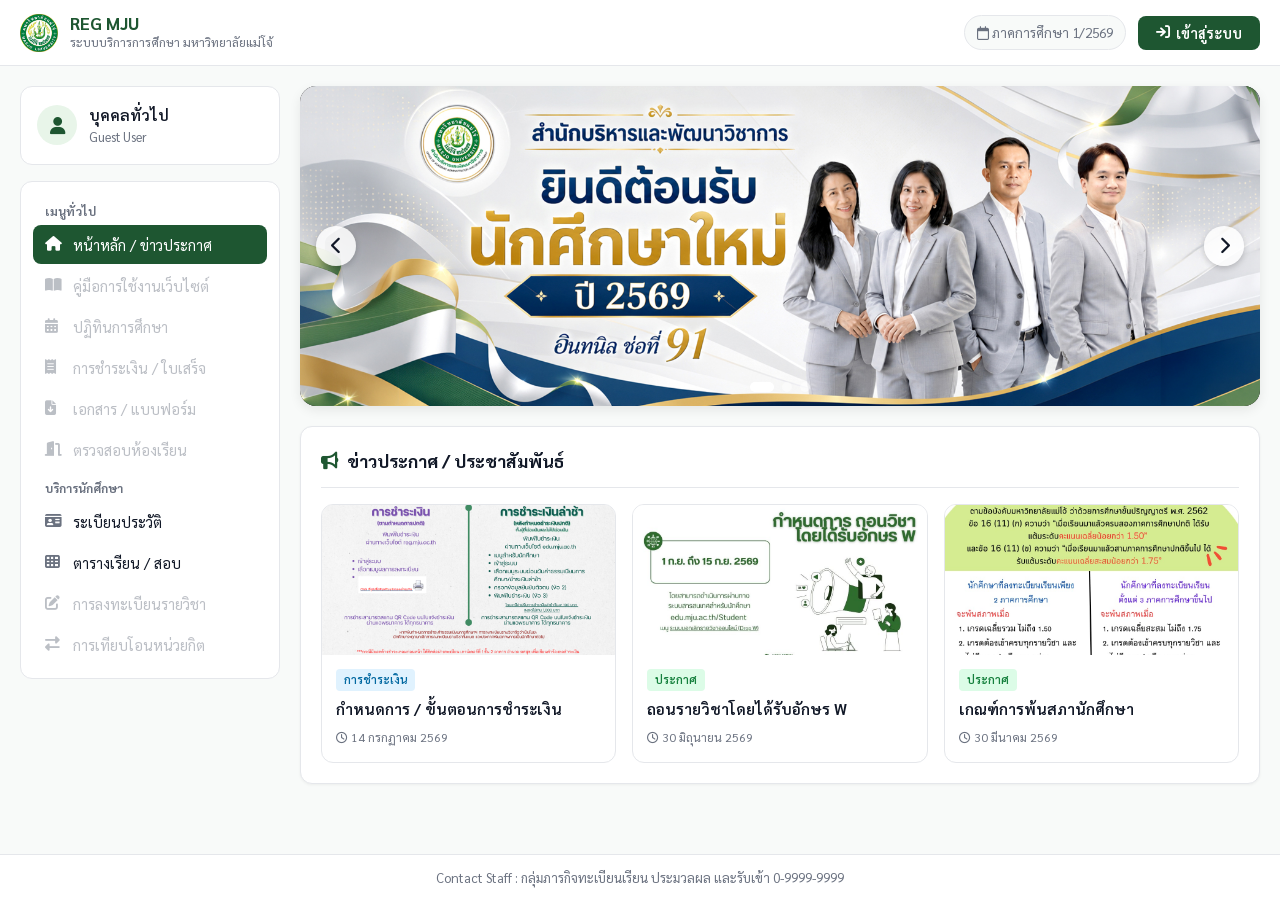
<file: index.html>
<!DOCTYPE html>
<html lang="th">

<head>
    <meta charset="UTF-8">
    <meta name="viewport" content="width=device-width, initial-scale=1.0">
    <title>ระบบบริการการศึกษา - มหาวิทยาลัยแม่โจ้ (REG MJU)</title>
    <link href="https://fonts.googleapis.com/css2?family=Sarabun:wght@300;400;500;600;700&display=swap"
        rel="stylesheet">
    <link rel="stylesheet" href="https://cdnjs.cloudflare.com/ajax/libs/font-awesome/6.5.1/css/all.min.css">
    <link rel="stylesheet" href="/style.css">
</head>

<body>
    <header class="app-header">
        <div class="header-container">
            <div class="brand-group">
                <button class="hamburger-btn" id="menuToggleBtn" onclick="toggleSidebar()"
                    aria-label="Toggle Navigation">
                    <i class="fa-solid fa-bars"></i>
                </button>

                <div class="brand" onclick="switchView('view-public-home')">
                    <div class="brand-logo-box">
                        <img src="/image/R.jpg" alt="MJU Logo" class="brand-logo"
                            onerror="this.src='https://via.placeholder.com/120x40?text=REG+MJU'">
                    </div>
                    <div class="brand-info">
                        <span class="app-title">REG MJU</span>
                        <span class="app-subtitle">ระบบบริการการศึกษา มหาวิทยาลัยแม่โจ้</span>
                    </div>
                </div>
            </div>

            <div class="header-actions">
                <div class="term-badge">
                    <i class="fa-regular fa-calendar"></i> ภาคการศึกษา 1/2569
                </div>
                <button class="btn btn-primary" id="loginHeaderBtn" onclick="handleAuthAction()">
                    <i class="fa-solid fa-arrow-right-to-bracket" id="authIcon"></i> <span
                        id="authBtnText">เข้าสู่ระบบ</span>
                </button>
            </div>
        </div>
    </header>

    <div class="sidebar-overlay" id="sidebarOverlay" onclick="closeSidebar()"></div>
    <div class="app-container">
        <aside class="app-sidebar" id="appSidebar">
            <div class="user-card">
                <div class="avatar"><i class="fa-solid fa-user"></i></div>
                <div class="user-details">
                    <span class="user-name" id="sidebarUserName">บุคคลทั่วไป</span>
                    <span class="user-role" id="sidebarUserRole">Guest User</span>
                </div>
            </div>

            <nav class="side-nav">
                <div class="nav-section-label">เมนูทั่วไป</div>

                <button class="nav-link active" onclick="switchView('view-public-home', this)">
                    <i class="fa-solid fa-house"></i> หน้าหลัก / ข่าวประกาศ
                </button>

                <button class="nav-link disabled" title="เมนูนี้ยังไม่เปิดให้บริการ">
                    <i class="fa-solid fa-book-open"></i> คู่มือการใช้งานเว็บไซต์
                </button>
                <button class="nav-link disabled" title="เมนูนี้ยังไม่เปิดให้บริการ">
                    <i class="fa-solid fa-calendar-days"></i> ปฏิทินการศึกษา
                </button>
                <button class="nav-link disabled" title="เมนูนี้ยังไม่เปิดให้บริการ">
                    <i class="fa-solid fa-receipt"></i> การชำระเงิน / ใบเสร็จ
                </button>
                <button class="nav-link disabled" title="เมนูนี้ยังไม่เปิดให้บริการ">
                    <i class="fa-solid fa-file-arrow-down"></i> เอกสาร / แบบฟอร์ม
                </button>
                <button class="nav-link disabled" title="เมนูนี้ยังไม่เปิดให้บริการ">
                    <i class="fa-solid fa-door-open"></i> ตรวจสอบห้องเรียน
                </button>

                <div class="nav-section-label">บริการนักศึกษา</div>

                <button class="nav-link" onclick="handleProtectedView('view-student-profile', this)">
                    <i class="fa-solid fa-id-card"></i> ระเบียนประวัติ
                </button>

                <button class="nav-link" onclick="handleProtectedView('view-class-schedule', this)">
                    <i class="fa-solid fa-table-cells"></i> ตารางเรียน / สอบ
                </button>

                <button class="nav-link disabled" title="เมนูนี้ยังไม่เปิดให้บริการ">
                    <i class="fa-solid fa-pen-to-square"></i> การลงทะเบียนรายวิชา
                </button>
                <button class="nav-link disabled" title="เมนูนี้ยังไม่เปิดให้บริการ">
                    <i class="fa-solid fa-right-left"></i> การเทียบโอนหน่วยกิต
                </button>
            </nav>
        </aside>

        <main class="app-content">

            <section id="view-public-home" class="view-pane active">
                <div class="slider-container">
                    <div class="slider-wrapper" id="sliderWrapper">
                        <div class="slide"><img src="/image/266202697439.jpg" alt="Banner 1"></div>
                        <div class="slide"><img src="/image/24720261657549.jpg" alt="Banner 2"></div>
                        <div class="slide"><img src="/image/12620261047522.jpg" alt="Banner 3"></div>
                    </div>

                    <button class="slider-arrow prev" onclick="moveSlide(-1)"><i
                            class="fa-solid fa-chevron-left"></i></button>
                    <button class="slider-arrow next" onclick="moveSlide(1)"><i
                            class="fa-solid fa-chevron-right"></i></button>

                    <div class="slider-dots">
                        <span class="dot active" onclick="currentSlide(0)"></span>
                        <span class="dot" onclick="currentSlide(1)"></span>
                        <span class="dot" onclick="currentSlide(2)"></span>
                    </div>
                </div>

                <div class="content-card">
                    <div class="card-header">
                        <h3><i class="fa-solid fa-bullhorn icon-accent"></i> ข่าวประกาศ / ประชาสัมพันธ์</h3>
                    </div>
                    <div class="news-grid">
                        <div class="news-card">
                            <div class="news-img-box">
                                <img src="/image/การชำระเงิน.png" alt="News Image 1" class="news-card-img">
                            </div>
                            <div class="news-card-body">
                                <span class="tag tag-blue">การชำระเงิน</span>
                                <h4 class="news-card-title">กำหนดการ / ขั้นตอนการชำระเงิน</h4>
                                <span class="news-card-date"><i class="fa-regular fa-clock"></i> 14 กรกฏาคม 2569</span>
                            </div>
                        </div>

                        <div class="news-card">
                            <div class="news-img-box">
                                <img src="/image/4088_25690703084217.jpg" alt="News Image 2" class="news-card-img">
                            </div>
                            <div class="news-card-body">
                                <span class="tag tag-green">ประกาศ</span>
                                <h4 class="news-card-title">ถอนรายวิชาโดยได้รับอักษร W</h4>
                                <span class="news-card-date"><i class="fa-regular fa-clock"></i> 30 มิถุนายน 2569</span>
                            </div>
                        </div>

                        <div class="news-card">
                            <div class="news-img-box">
                                <img src="/image/พ้นสภาพ.jpg" alt="News Image 3" class="news-card-img">
                            </div>
                            <div class="news-card-body">
                                <span class="tag tag-green">ประกาศ</span>
                                <h4 class="news-card-title">เกณฑ์การพ้นสภานักศึกษา</h4>
                                <span class="news-card-date"><i class="fa-regular fa-clock"></i> 30 มีนาคม 2569</span>
                            </div>
                        </div>
                    </div>
                </div>
            </section>

            <section id="view-student-profile" class="view-pane">
                <div class="content-card profile-card-wrap">
                    <div class="section-title-new">
                        <i class="fa-solid fa-address-card icon-title"></i>
                        <span>ระเบียนประวัตินักศึกษา</span>
                    </div>

                    <div class="profile-grid-container">
                        <div class="profile-box">
                            <div class="box-label">รหัสนักศึกษา</div>
                            <div class="box-val text-primary-color font-bold">1234567890</div>
                        </div>

                        <div class="profile-box">
                            <div class="box-label">ชื่อ-สกุล (TH)</div>
                            <div class="box-val font-bold">นางสาวพอมี อันจะกิน</div>
                        </div>

                        <div class="profile-box">
                            <div class="box-label">ชื่อ-สกุล (EN)</div>
                            <div class="box-val">Miss Pormee Anjakin</div>
                        </div>

                        <div class="profile-box">
                            <div class="box-label">คณะ / วิทยาเขต</div>
                            <div class="box-val">มโนศาสตร์ / เชียงใหม่</div>
                        </div>

                        <div class="profile-box full-width">
                            <div class="box-label">หลักสูตร</div>
                            <div class="box-val font-bold">10101010 จินตนาการศาสตรบัณฑิต สาขาวิชานอนคิดจินตนาการ</div>
                        </div>

                        <div class="profile-box">
                            <div class="box-label">เกรดเฉลี่ยสะสม (GPAX)</div>
                            <div class="box-val text-primary-color font-bold">4.00</div>
                        </div>

                        <div class="profile-box">
                            <div class="box-label">อาจารย์ที่ปรึกษา</div>
                            <div class="box-val font-bold">ผศ.ดร.ประดิษฐ์ ประดอย</div>
                        </div>

                        <div class="profile-box">
                            <div class="box-label">ระดับการศึกษา</div>
                            <div class="box-val">ปริญญาตรี (4 ปี)</div>
                        </div>

                        <div class="profile-box">
                            <div class="box-label">สถานภาพ</div>
                            <div class="box-val text-success font-bold">กำลังศึกษา</div>
                        </div>

                        <div class="profile-box">
                            <div class="box-label">จบการศึกษาจาก</div>
                            <div class="box-val">โรงเรียน วัดดูยูมีน</div>
                        </div>

                        <div class="profile-box">
                            <div class="box-label">วุฒิก่อนเข้ารับการศึกษา</div>
                            <div class="box-val">มัธยมศึกษา 6 (4.00)</div>
                        </div>
                    </div>
                </div>
            </section>

            <section id="view-class-schedule" class="view-pane">
                <div class="content-card mb-20">
                    <div class="section-title-new">
                        <i class="fa-solid fa-table-cells icon-title"></i>
                        <span>ตารางเรียน / สอบ</span>
                    </div>

                    <div class="table-container-new">
                        <table class="schedule-table-new">
                            <thead>
                                <tr>
                                    <th class="head-day">วัน/เวลา</th>
                                    <th>8:00 - 9:00</th>
                                    <th>9:00 - 10:00</th>
                                    <th>10:00 - 11:00</th>
                                    <th>11:00 - 12:00</th>
                                    <th>13:00 - 14:00</th>
                                    <th>14:00 - 15:00</th>
                                </tr>
                            </thead>
                            <tbody>
                                <tr>
                                    <td class="day-cell-new day-mon">จันทร์</td>
                                    <td></td>
                                    <td></td>
                                    <td colspan="2">
                                        <div class="slot-box-new">
                                            <div class="slot-code">10110001</div>
                                            <div class="slot-room">lab ห้องนอน 1-7 </div>
                                        </div>
                                    </td>
                                    <td></td>
                                    <td>
                                        <div class="slot-box-new">
                                            <div class="slot-code">11111000</div>
                                            <div class="slot-room">lab ห้องนอน 1-7 </div>
                                        </div>
                                    </td>
                                </tr>
                                <tr>
                                    <td class="day-cell-new day-tue">อังคาร</td>
                                    <td></td>
                                    <td>
                                        <div class="slot-box-new">
                                            <div class="slot-code">11001100</div>
                                            <div class="slot-room">lecture 5657</div>
                                        </div>
                                    </td>
                                    <td>
                                        <div class="slot-box-new">
                                            <div class="slot-code">10000001</div>
                                            <div class="slot-room">lecture 1122</div>
                                        </div>
                                    </td>
                                    <td></td>
                                    <td colspan="2">
                                        <div class="slot-box-new">
                                            <div class="slot-code">10111100</div>
                                            <div class="slot-room">lab ห้องนอน 1-7 </div>
                                        </div>
                                    </td>
                                </tr>
                                <tr>
                                    <td class="day-cell-new day-wed">พุธ</td>
                                    <td></td>
                                    <td colspan="2">
                                        <div class="slot-box-new">
                                            <div class="slot-code">10100001</div>
                                            <div class="slot-room">lecture 5657</div>
                                        </div>
                                    </td>
                                    <td></td>
                                    <td></td>
                                    <td></td>
                                </tr>
                                <tr>
                                    <td class="day-cell-new day-thu">พฤหัสบดี</td>
                                    <td></td>
                                    <td colspan="2">
                                        <div class="slot-box-new">
                                            <div class="slot-code">10111100</div>
                                            <div class="slot-room">lab ห้องนอน 1-7 </div>
                                        </div>
                                    </td>
                                    <td></td>
                                    <td colspan="2">
                                        <div class="slot-box-new">
                                            <div class="slot-code">10110001</div>
                                            <div class="slot-room">lab ห้องนอน 1-7 </div>
                                        </div>
                                    </td>
                                </tr>
                                <tr>
                                    <td class="day-cell-new day-fri">ศุกร์</td>
                                    <td></td>
                                    <td>
                                        <div class="slot-box-new">
                                            <div class="slot-code">11001100</div>
                                            <div class="slot-room">lecture 5657</div>
                                        </div>
                                    </td>
                                    <td>
                                        <div class="slot-box-new">
                                            <div class="slot-code">10000001</div>
                                            <div class="slot-room">lecture 1122</div>
                                        </div>
                                    </td>
                                    <td></td>
                                    <td colspan="2">
                                        <div class="slot-box-new">
                                            <div class="slot-code">11111000</div>
                                            <div class="slot-room">lab ห้องนอน 1-7 </div>
                                        </div>
                                    </td>
                                </tr>
                            </tbody>
                        </table>
                    </div>
                </div>

                <div class="content-card">
                    <div class="exam-table-header">รายละเอียดวิชาสอบ</div>
                    <div class="table-container">
                        <table class="exam-table">
                            <thead>
                                <tr>
                                    <th>รหัสวิชา</th>
                                    <th>ชื่อรายวิชา</th>
                                    <th>กลุ่ม</th>
                                    <th>สอบกลางภาค</th>
                                    <th>สอบปลายภาค</th>
                                </tr>
                            </thead>
                            <tbody>
                                <tr>
                                    <td class="font-bold text-center">11001100</td>
                                    <td>
                                        <div class="font-bold">นอนเพื่อหลับ</div>
                                        <div class="en-sub">Sleep in order to sleep</div>
                                    <td class="text-center">1</td>
                                    <td class="text-center">-</td>
                                    <td class="text-center">-</td>
                                </tr>
                                <tr>
                                    <td class="font-bold text-center">10100001</td>
                                    <td>
                                        <div class="font-bold">จินตการการเพื่อสร้างความสุข</div>
                                        <div class="en-sub">Imagination for creating happiness</div>
                                    </td>
                                    <td class="text-center">1</td>
                                    <td class="text-center">-</td>
                                    <td class="text-center">-</td>
                                </tr>
                                <tr>
                                    <td class="font-bold text-center">10111100</td>
                                    <td>
                                        <div class="font-bold">ความสัมพันธ์ระหว่างการนอนกับการใช้จินตนาการ</div>
                                        <div class="en-sub">The Relationship Between Sleep and the Use of Imagination
                                        </div>
                                    </td>
                                    <td class="text-center">1</td>
                                    <td class="text-center">-</td>
                                    <td class="text-center">-</td>
                                </tr>
                                <tr>
                                    <td class="font-bold text-center">11111000</td>
                                    <td>
                                        <div class="font-bold">จินตนาการศาสตร์</div>
                                        <div class="en-sub">The Study of Imagination</div>
                                    </td>
                                    <td class="text-center">1</td>
                                    <td class="text-center">-</td>
                                    <td class="text-center">-</td>
                                </tr>
                                <tr>
                                    <td class="font-bold text-center">10110001</td>
                                    <td>
                                        <div class="font-bold">ทักษะการแก้ปัญหาระหว่างนอน</div>
                                        <div class="en-sub">Problem-Solving Skills During Sleep</div>
                                    </td>
                                    <td class="text-center">1</td>
                                    <td class="text-center">-</td>
                                    <td class="text-center">-</td>
                                </tr>
                                <tr>
                                    <td class="font-bold text-center">10000001</td>
                                    <td>
                                        <div class="font-bold">ภาษาเอเลียนศาสตร์ เบื้องต้น</div>
                                        <div class="en-sub">Introduction to Alien Linguistics</div>
                                    </td>
                                    <td class="text-center">1</td>
                                    <td class="text-center">-</td>
                                    <td class="text-center">-</td>
                                </tr>
                            </tbody>
                        </table>
                    </div>
                </div>
            </section>

        </main>
    </div>

    <div class="modal-backdrop" id="loginModal">
        <div class="modal-card">
            <div class="modal-header">
                <h3>เข้าสู่ระบบ REG MJU</h3>
                <button type="button" class="close-btn" onclick="closeLoginModal()"><i
                        class="fa-solid fa-xmark"></i></button>
            </div>

            <p class="login-notice"><i class="fa-solid fa-lock"></i> กรุณาเข้าสู่ระบบเพื่อเข้าถึงข้อมูลบริการนักศึกษา
            </p>

            <form onsubmit="performLogin(event)">
                <div class="input-field">
                    <label>รหัสนักศึกษา / ผู้ใช้งาน</label>
                    <input type="text" id="usernameInput" value="MJU1234567890" required>
                </div>
                <div class="input-field">
                    <label>รหัสผ่าน</label>
                    <input type="password" value="1234567890" required>
                </div>
                <button type="submit" class="btn btn-primary btn-block">เข้าสู่ระบบ</button>
            </form>
        </div>
    </div>

    <script>
        let targetViewAfterLogin = 'view-student-profile';
        let slideIndex = 0;

        window.onload = function () {
            checkAuthState();
        };

        function checkAuthState() {
            const isLoggedIn = sessionStorage.getItem('isLoggedIn') === 'true';
            const nameEl = document.getElementById('sidebarUserName');
            const roleEl = document.getElementById('sidebarUserRole');
            const btnText = document.getElementById('authBtnText');
            const authIcon = document.getElementById('authIcon');

            if (isLoggedIn) {
                nameEl.innerText = 'นางสาวพอมี อันจะกิน';
                roleEl.innerText = 'นักศึกษา (1234567890)';
                btnText.innerText = 'ออกจากระบบ';
                authIcon.className = 'fa-solid fa-arrow-right-from-bracket';
            } else {
                nameEl.innerText = 'บุคคลทั่วไป';
                roleEl.innerText = 'Guest User';
                btnText.innerText = 'เข้าสู่ระบบ';
                authIcon.className = 'fa-solid fa-arrow-right-to-bracket';
            }
        }

        function switchView(viewId, btnElement = null) {
            const panes = document.querySelectorAll('.view-pane');
            panes.forEach(pane => pane.classList.remove('active'));

            const targetPane = document.getElementById(viewId);
            if (targetPane) targetPane.classList.add('active');

            if (btnElement) {
                const navLinks = document.querySelectorAll('.nav-link');
                navLinks.forEach(link => link.classList.remove('active'));
                btnElement.classList.add('active');
            }

            closeSidebar();
        }

        function handleProtectedView(viewId, btnElement) {
            const isLoggedIn = sessionStorage.getItem('isLoggedIn') === 'true';
            if (isLoggedIn) {
                switchView(viewId, btnElement);
            } else {
                targetViewAfterLogin = viewId;
                openLoginModal();
            }
        }

        function handleAuthAction() {
            const isLoggedIn = sessionStorage.getItem('isLoggedIn') === 'true';
            if (isLoggedIn) {
                sessionStorage.removeItem('isLoggedIn');
                checkAuthState();
                switchView('view-public-home');
                alert('ออกจากระบบเรียบร้อยแล้ว');
            } else {
                openLoginModal();
            }
        }

        function openLoginModal() {
            document.getElementById('loginModal').style.display = 'flex';
        }

        function closeLoginModal() {
            document.getElementById('loginModal').style.display = 'none';
        }

        function performLogin(e) {
            e.preventDefault();
            sessionStorage.setItem('isLoggedIn', 'true');
            checkAuthState();
            closeLoginModal();
            switchView(targetViewAfterLogin);
        }

        function toggleSidebar() {
            const sidebar = document.getElementById('appSidebar');
            const overlay = document.getElementById('sidebarOverlay');
            sidebar.classList.toggle('open');
            overlay.classList.toggle('active');
        }

        function closeSidebar() {
            const sidebar = document.getElementById('appSidebar');
            const overlay = document.getElementById('sidebarOverlay');
            if (sidebar) sidebar.classList.remove('open');
            if (overlay) overlay.classList.remove('active');
        }

        function updateSlider() {
            const wrapper = document.getElementById('sliderWrapper');
            const dots = document.querySelectorAll('.slider-dots .dot');
            if (!wrapper) return;

            wrapper.style.transform = `translateX(-${slideIndex * 100}%)`;
            dots.forEach((dot, index) => {
                dot.classList.toggle('active', index === slideIndex);
            });
        }

        function moveSlide(direction) {
            const slides = document.querySelectorAll('.slide');
            slideIndex += direction;
            if (slideIndex >= slides.length) slideIndex = 0;
            if (slideIndex < 0) slideIndex = slides.length - 1;
            updateSlider();
        }

        function currentSlide(index) {
            slideIndex = index;
            updateSlider();
        }
    </script>

    <footer class="app-footer">
        <p>Contact Staff : กลุ่มภารกิจทะเบียนเรียน ประมวลผล และรับเข้า 0-9999-9999</p>
    </footer>
</body>

</html>
</file>
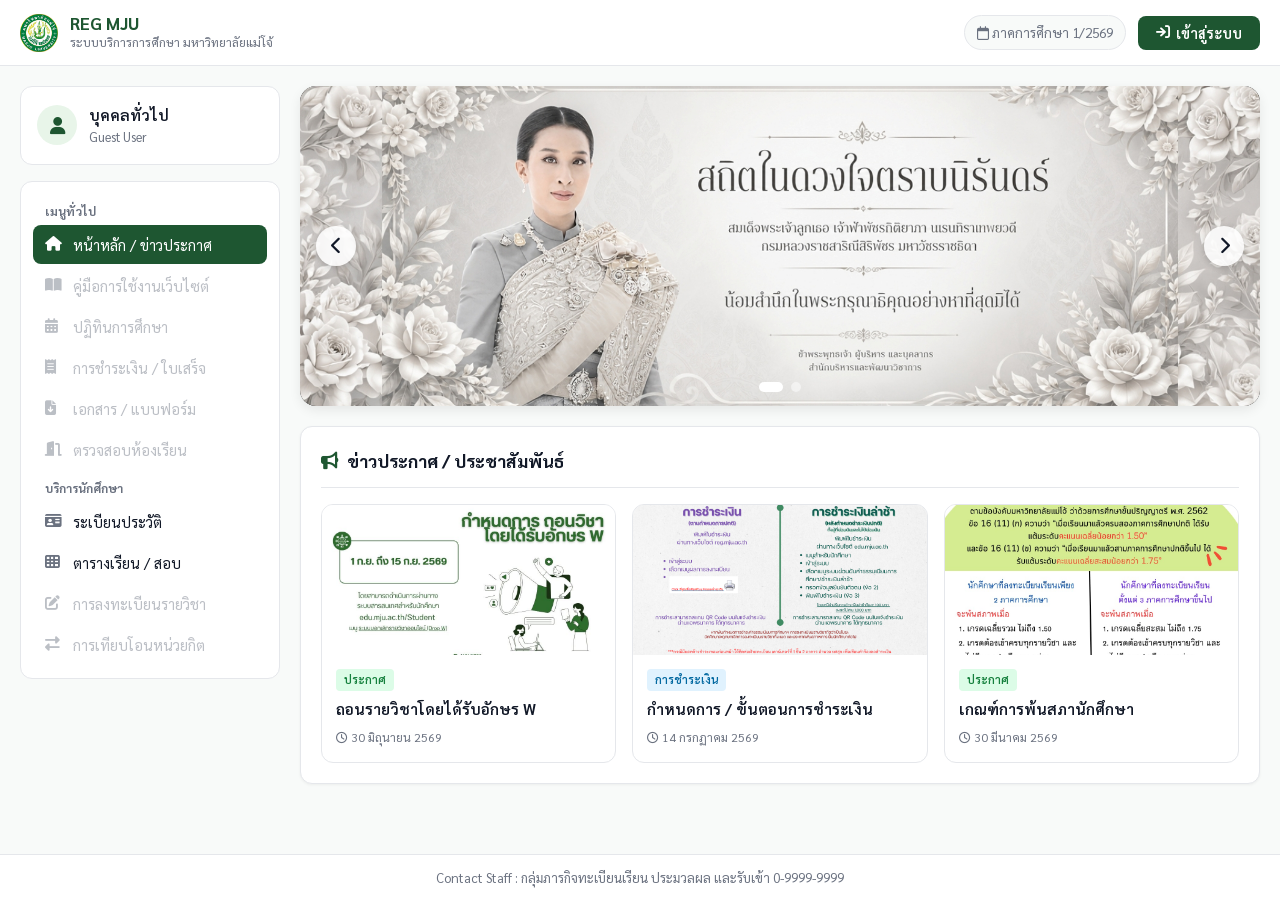
<file: reg.html>
<!DOCTYPE html>
<html lang="th">

<head>
    <meta charset="UTF-8">
    <meta name="viewport" content="width=device-width, initial-scale=1.0">
    <title>ระบบบริการการศึกษา - มหาวิทยาลัยแม่โจ้ (REG MJU)</title>
    <link href="https://fonts.googleapis.com/css2?family=Sarabun:wght@300;400;500;600;700&display=swap"
        rel="stylesheet">
    <link rel="stylesheet" href="https://cdnjs.cloudflare.com/ajax/libs/font-awesome/6.5.1/css/all.min.css">
    <link rel="stylesheet" href="/css.css">
</head>

<body>
    <header class="app-header">
        <div class="header-container">
            <div class="brand-group">
                <button class="hamburger-btn" id="menuToggleBtn" onclick="toggleSidebar()"
                    aria-label="Toggle Navigation">
                    <i class="fa-solid fa-bars"></i>
                </button>

                <div class="brand" onclick="switchView('view-public-home')">
                    <div class="brand-logo-box">
                        <img src="/image/R.jpg" alt="MJU Logo" class="brand-logo"
                            onerror="this.src='https://via.placeholder.com/120x40?text=REG+MJU'">
                    </div>
                    <div class="brand-info">
                        <span class="app-title">REG MJU</span>
                        <span class="app-subtitle">ระบบบริการการศึกษา มหาวิทยาลัยแม่โจ้</span>
                    </div>
                </div>
            </div>

            <div class="header-actions">
                <div class="term-badge">
                    <i class="fa-regular fa-calendar"></i> ภาคการศึกษา 1/2569
                </div>
                <button class="btn btn-primary" id="loginHeaderBtn" onclick="handleAuthAction()">
                    <i class="fa-solid fa-arrow-right-to-bracket" id="authIcon"></i> <span
                        id="authBtnText">เข้าสู่ระบบ</span>
                </button>
            </div>
        </div>
    </header>

    <div class="sidebar-overlay" id="sidebarOverlay" onclick="closeSidebar()"></div>
    <div class="app-container">
        <aside class="app-sidebar" id="appSidebar">
            <div class="user-card">
                <div class="avatar"><i class="fa-solid fa-user"></i></div>
                <div class="user-details">
                    <span class="user-name" id="sidebarUserName">บุคคลทั่วไป</span>
                    <span class="user-role" id="sidebarUserRole">Guest User</span>
                </div>
            </div>

            <nav class="side-nav">
                <div class="nav-section-label">เมนูทั่วไป</div>

                <button class="nav-link active" onclick="switchView('view-public-home', this)">
                    <i class="fa-solid fa-house"></i> หน้าหลัก / ข่าวประกาศ
                </button>

                <button class="nav-link disabled" title="เมนูนี้ยังไม่เปิดให้บริการ">
                    <i class="fa-solid fa-book-open"></i> คู่มือการใช้งานเว็บไซต์
                </button>
                <button class="nav-link disabled" title="เมนูนี้ยังไม่เปิดให้บริการ">
                    <i class="fa-solid fa-calendar-days"></i> ปฏิทินการศึกษา
                </button>
                <button class="nav-link disabled" title="เมนูนี้ยังไม่เปิดให้บริการ">
                    <i class="fa-solid fa-receipt"></i> การชำระเงิน / ใบเสร็จ
                </button>
                <button class="nav-link disabled" title="เมนูนี้ยังไม่เปิดให้บริการ">
                    <i class="fa-solid fa-file-arrow-down"></i> เอกสาร / แบบฟอร์ม
                </button>
                <button class="nav-link disabled" title="เมนูนี้ยังไม่เปิดให้บริการ">
                    <i class="fa-solid fa-door-open"></i> ตรวจสอบห้องเรียน
                </button>

                <div class="nav-section-label">บริการนักศึกษา</div>

                <button class="nav-link" onclick="handleProtectedView('view-student-profile', this)">
                    <i class="fa-solid fa-id-card"></i> ระเบียนประวัติ
                </button>

                <button class="nav-link" onclick="handleProtectedView('view-class-schedule', this)">
                    <i class="fa-solid fa-table-cells"></i> ตารางเรียน / สอบ
                </button>

                <button class="nav-link disabled" title="เมนูนี้ยังไม่เปิดให้บริการ">
                    <i class="fa-solid fa-pen-to-square"></i> การลงทะเบียนรายวิชา
                </button>
                <button class="nav-link disabled" title="เมนูนี้ยังไม่เปิดให้บริการ">
                    <i class="fa-solid fa-right-left"></i> การเทียบโอนหน่วยกิต
                </button>
            </nav>
        </aside>

        <main class="app-content">

            <section id="view-public-home" class="view-pane active">
                <div class="slider-container">
                    <div class="slider-wrapper" id="sliderWrapper">
                        <div class="slide"><img src="/image/12620261047522.jpg" alt="Banner 1"></div>
                        <div class="slide"><img src="/image/24720261657549.jpg" alt="Banner 2"></div>
                    </div>

                    <button class="slider-arrow prev" onclick="moveSlide(-1)"><i
                            class="fa-solid fa-chevron-left"></i></button>
                    <button class="slider-arrow next" onclick="moveSlide(1)"><i
                            class="fa-solid fa-chevron-right"></i></button>

                    <div class="slider-dots">
                        <span class="dot active" onclick="currentSlide(0)"></span>
                        <span class="dot" onclick="currentSlide(1)"></span>
                    </div>
                </div>

                <div class="content-card">
                    <div class="card-header">
                        <h3><i class="fa-solid fa-bullhorn icon-accent"></i> ข่าวประกาศ / ประชาสัมพันธ์</h3>
                    </div>
                    <div class="news-grid">
                        <div class="news-card">
                            <div class="news-img-box">
                                <img src="/image/4088_25690703084217.jpg" alt="News Image 1" class="news-card-img">
                            </div>
                            <div class="news-card-body">
                                <span class="tag tag-green">ประกาศ</span>
                                <h4 class="news-card-title">ถอนรายวิชาโดยได้รับอักษร W</h4>
                                <span class="news-card-date"><i class="fa-regular fa-clock"></i> 30 มิถุนายน 2569</span>
                            </div>
                        </div>

                        <div class="news-card">
                            <div class="news-img-box">
                                <img src="/image/การชำระเงิน.png" alt="News Image 2" class="news-card-img">
                            </div>
                            <div class="news-card-body">
                                <span class="tag tag-blue">การชำระเงิน</span>
                                <h4 class="news-card-title">กำหนดการ / ขั้นตอนการชำระเงิน</h4>
                                <span class="news-card-date"><i class="fa-regular fa-clock"></i> 14 กรกฏาคม 2569</span>
                            </div>
                        </div>

                        <div class="news-card">
                            <div class="news-img-box">
                                <img src="/image/พ้นสภาพ.jpg" alt="News Image 3" class="news-card-img">
                            </div>
                            <div class="news-card-body">
                                <span class="tag tag-green">ประกาศ</span>
                                <h4 class="news-card-title">เกณฑ์การพ้นสภานักศึกษา</h4>
                                <span class="news-card-date"><i class="fa-regular fa-clock"></i> 30 มีนาคม 2569</span>
                            </div>
                        </div>
                    </div>
                </div>
            </section>

            <section id="view-student-profile" class="view-pane">
                <div class="content-card profile-card-wrap">
                    <div class="section-title-new">
                        <i class="fa-solid fa-address-card icon-title"></i>
                        <span>ระเบียนประวัตินักศึกษา</span>
                    </div>

                    <div class="profile-grid-container">
                        <div class="profile-box">
                            <div class="box-label">รหัสนักศึกษา</div>
                            <div class="box-val text-primary-color font-bold">lecture 5657567890</div>
                        </div>

                        <div class="profile-box">
                            <div class="box-label">ชื่อ-สกุล (TH)</div>
                            <div class="box-val font-bold">นางสาวพอมี อันจะกิน</div>
                        </div>

                        <div class="profile-box">
                            <div class="box-label">ชื่อ-สกุล (EN)</div>
                            <div class="box-val">Miss Pormee Anjakin</div>
                        </div>

                        <div class="profile-box">
                            <div class="box-label">คณะ / วิทยาเขต</div>
                            <div class="box-val">มโนศาสตร์ / เชียงใหม่</div>
                        </div>

                        <div class="profile-box full-width">
                            <div class="box-label">หลักสูตร</div>
                            <div class="box-val font-bold">10101010 จินตนาการศาสตรบัณฑิต สาขาวิชานอนคิดจินตนาการ</div>
                        </div>

                        <div class="profile-box">
                            <div class="box-label">เกรดเฉลี่ยสะสม (GPAX)</div>
                            <div class="box-val text-primary-color font-bold">4.00</div>
                        </div>

                        <div class="profile-box">
                            <div class="box-label">อาจารย์ที่ปรึกษา</div>
                            <div class="box-val font-bold">ผศ.ดร.ประดิษฐ์ ประดอย</div>
                        </div>

                        <div class="profile-box">
                            <div class="box-label">ระดับการศึกษา</div>
                            <div class="box-val">ปริญญาตรี (4 ปี)</div>
                        </div>

                        <div class="profile-box">
                            <div class="box-label">สถานภาพ</div>
                            <div class="box-val text-success font-bold">กำลังศึกษา</div>
                        </div>

                        <div class="profile-box">
                            <div class="box-label">จบการศึกษาจาก</div>
                            <div class="box-val">โรงเรียน วัดดูยูมีน</div>
                        </div>

                        <div class="profile-box">
                            <div class="box-label">วุฒิก่อนเข้ารับการศึกษา</div>
                            <div class="box-val">มัธยมศึกษา 6 (4.00)</div>
                        </div>
                    </div>
                </div>
            </section>

            <section id="view-class-schedule" class="view-pane">
                <div class="content-card mb-20">
                    <div class="section-title-new">
                        <i class="fa-solid fa-table-cells icon-title"></i>
                        <span>ตารางเรียน / สอบ</span>
                    </div>

                    <div class="table-container-new">
                        <table class="schedule-table-new">
                            <thead>
                                <tr>
                                    <th class="head-day">วัน/เวลา</th>
                                    <th>8:00 - 9:00</th>
                                    <th>9:00 - 10:00</th>
                                    <th>10:00 - 11:00</th>
                                    <th>11:00 - 12:00</th>
                                    <th>13:00 - 14:00</th>
                                    <th>14:00 - 15:00</th>
                                </tr>
                            </thead>
                            <tbody>
                                <tr>
                                    <td class="day-cell-new day-mon">จันทร์</td>
                                    <td></td>
                                    <td></td>
                                    <td colspan="2">
                                        <div class="slot-box-new">
                                            <div class="slot-code">10110001</div>
                                            <div class="slot-room">lab ห้องนอน 1-7 </div>
                                        </div>
                                    </td>
                                    <td></td>
                                    <td>
                                        <div class="slot-box-new">
                                            <div class="slot-code">11111000</div>
                                            <div class="slot-room">lab ห้องนอน 1-7 </div>
                                        </div>
                                    </td>
                                </tr>
                                <tr>
                                    <td class="day-cell-new day-tue">อังคาร</td>
                                    <td></td>
                                    <td>
                                        <div class="slot-box-new">
                                            <div class="slot-code">11001100</div>
                                            <div class="slot-room">lecture 5657</div>
                                        </div>
                                    </td>
                                    <td>
                                        <div class="slot-box-new">
                                            <div class="slot-code">10000001</div>
                                            <div class="slot-room">lecture 1122</div>
                                        </div>
                                    </td>
                                    <td></td>
                                    <td colspan="2">
                                        <div class="slot-box-new">
                                            <div class="slot-code">10111100</div>
                                            <div class="slot-room">lab ห้องนอน 1-7 </div>
                                        </div>
                                    </td>
                                </tr>
                                <tr>
                                    <td class="day-cell-new day-wed">พุธ</td>
                                    <td></td>
                                    <td colspan="2">
                                        <div class="slot-box-new">
                                            <div class="slot-code">10100001</div>
                                            <div class="slot-room">lecture 5657</div>
                                        </div>
                                    </td>
                                    <td></td>
                                    <td></td>
                                    <td></td>
                                </tr>
                                <tr>
                                    <td class="day-cell-new day-thu">พฤหัสบดี</td>
                                    <td></td>
                                    <td colspan="2">
                                        <div class="slot-box-new">
                                            <div class="slot-code">10111100</div>
                                            <div class="slot-room">lab ห้องนอน 1-7 </div>
                                        </div>
                                    </td>
                                    <td></td>
                                    <td colspan="2">
                                        <div class="slot-box-new">
                                            <div class="slot-code">10110001</div>
                                            <div class="slot-room">lab ห้องนอน 1-7 </div>
                                        </div>
                                    </td>
                                </tr>
                                <tr>
                                    <td class="day-cell-new day-fri">ศุกร์</td>
                                    <td></td>
                                    <td>
                                        <div class="slot-box-new">
                                            <div class="slot-code">11001100</div>
                                            <div class="slot-room">lecture 5657</div>
                                        </div>
                                    </td>
                                    <td>
                                        <div class="slot-box-new">
                                            <div class="slot-code">10000001</div>
                                            <div class="slot-room">lecture 1122</div>
                                        </div>
                                    </td>
                                    <td></td>
                                    <td colspan="2">
                                        <div class="slot-box-new">
                                            <div class="slot-code">11111000</div>
                                            <div class="slot-room">lab ห้องนอน 1-7 </div>
                                        </div>
                                    </td>
                                </tr>
                            </tbody>
                        </table>
                    </div>
                </div>

                <div class="content-card">
                    <div class="exam-table-header">รายละเอียดวิชาสอบ</div>
                    <div class="table-container">
                        <table class="exam-table">
                            <thead>
                                <tr>
                                    <th>รหัสวิชา</th>
                                    <th>ชื่อรายวิชา</th>
                                    <th>กลุ่ม</th>
                                    <th>สอบกลางภาค</th>
                                    <th>สอบปลายภาค</th>
                                </tr>
                            </thead>
                            <tbody>
                                <tr>
                                    <td class="font-bold text-center">11001100</td>
                                    <td>
                                        <div class="font-bold">นอนเพื่อหลับ</div>
                                        <div class="en-sub">Sleep in order to sleep</div>
                                    <td class="text-center">1</td>
                                    <td class="text-center">-</td>
                                    <td class="text-center">-</td>
                                </tr>
                                <tr>
                                    <td class="font-bold text-center">10100001</td>
                                    <td>
                                        <div class="font-bold">จินตการการเพื่อสร้างความสุข</div>
                                        <div class="en-sub">Imagination for creating happiness</div>
                                    </td>
                                    <td class="text-center">1</td>
                                    <td class="text-center">-</td>
                                    <td class="text-center">-</td>
                                </tr>
                                <tr>
                                    <td class="font-bold text-center">10111100</td>
                                    <td>
                                        <div class="font-bold">ความสัมพันธ์ระหว่างการนอนกับการใช้จินตนาการ</div>
                                        <div class="en-sub">The Relationship Between Sleep and the Use of Imagination
                                        </div>
                                    </td>
                                    <td class="text-center">1</td>
                                    <td class="text-center">-</td>
                                    <td class="text-center">-</td>
                                </tr>
                                <tr>
                                    <td class="font-bold text-center">11111000</td>
                                    <td>
                                        <div class="font-bold">จินตนาการศาสตร์</div>
                                        <div class="en-sub">The Study of Imagination</div>
                                    </td>
                                    <td class="text-center">1</td>
                                    <td class="text-center">-</td>
                                    <td class="text-center">-</td>
                                </tr>
                                <tr>
                                    <td class="font-bold text-center">10110001</td>
                                    <td>
                                        <div class="font-bold">ทักษะการแก้ปัญหาระหว่างนอน</div>
                                        <div class="en-sub">Problem-Solving Skills During Sleep</div>
                                    </td>
                                    <td class="text-center">1</td>
                                    <td class="text-center">-</td>
                                    <td class="text-center">-</td>
                                </tr>
                                <tr>
                                    <td class="font-bold text-center">10000001</td>
                                    <td>
                                        <div class="font-bold">ภาษาเอเลียนศาสตร์ เบื้องต้น</div>
                                        <div class="en-sub">Introduction to Alien Linguistics</div>
                                    </td>
                                    <td class="text-center">1</td>
                                    <td class="text-center">-</td>
                                    <td class="text-center">-</td>
                                </tr>
                            </tbody>
                        </table>
                    </div>
                </div>
            </section>

        </main>
    </div>

    <div class="modal-backdrop" id="loginModal">
        <div class="modal-card">
            <div class="modal-header">
                <h3>เข้าสู่ระบบ REG MJU</h3>
                <button type="button" class="close-btn" onclick="closeLoginModal()"><i
                        class="fa-solid fa-xmark"></i></button>
            </div>

            <p class="login-notice"><i class="fa-solid fa-lock"></i> กรุณาเข้าสู่ระบบเพื่อเข้าถึงข้อมูลบริการนักศึกษา
            </p>

            <form onsubmit="performLogin(event)">
                <div class="input-field">
                    <label>รหัสนักศึกษา / ผู้ใช้งาน</label>
                    <input type="text" id="usernameInput" value="MJU1234567890" required>
                </div>
                <div class="input-field">
                    <label>รหัสผ่าน</label>
                    <input type="password" value="1234567890" required>
                </div>
                <button type="submit" class="btn btn-primary btn-block">เข้าสู่ระบบ</button>
            </form>
        </div>
    </div>

    <script>
        let targetViewAfterLogin = 'view-student-profile';
        let slideIndex = 0;

        window.onload = function () {
            checkAuthState();
        };

        function checkAuthState() {
            const isLoggedIn = sessionStorage.getItem('isLoggedIn') === 'true';
            const nameEl = document.getElementById('sidebarUserName');
            const roleEl = document.getElementById('sidebarUserRole');
            const btnText = document.getElementById('authBtnText');
            const authIcon = document.getElementById('authIcon');

            if (isLoggedIn) {
                nameEl.innerText = 'นางสาวพอมี อันจะกิน';
                roleEl.innerText = 'นักศึกษา (1234567890)';
                btnText.innerText = 'ออกจากระบบ';
                authIcon.className = 'fa-solid fa-arrow-right-from-bracket';
            } else {
                nameEl.innerText = 'บุคคลทั่วไป';
                roleEl.innerText = 'Guest User';
                btnText.innerText = 'เข้าสู่ระบบ';
                authIcon.className = 'fa-solid fa-arrow-right-to-bracket';
            }
        }

        function switchView(viewId, btnElement = null) {
            const panes = document.querySelectorAll('.view-pane');
            panes.forEach(pane => pane.classList.remove('active'));

            const targetPane = document.getElementById(viewId);
            if (targetPane) targetPane.classList.add('active');

            if (btnElement) {
                const navLinks = document.querySelectorAll('.nav-link');
                navLinks.forEach(link => link.classList.remove('active'));
                btnElement.classList.add('active');
            }

            closeSidebar();
        }

        function handleProtectedView(viewId, btnElement) {
            const isLoggedIn = sessionStorage.getItem('isLoggedIn') === 'true';
            if (isLoggedIn) {
                switchView(viewId, btnElement);
            } else {
                targetViewAfterLogin = viewId;
                openLoginModal();
            }
        }

        function handleAuthAction() {
            const isLoggedIn = sessionStorage.getItem('isLoggedIn') === 'true';
            if (isLoggedIn) {
                sessionStorage.removeItem('isLoggedIn');
                checkAuthState();
                switchView('view-public-home');
                alert('ออกจากระบบเรียบร้อยแล้ว');
            } else {
                openLoginModal();
            }
        }

        function openLoginModal() {
            document.getElementById('loginModal').style.display = 'flex';
        }

        function closeLoginModal() {
            document.getElementById('loginModal').style.display = 'none';
        }

        function performLogin(e) {
            e.preventDefault();
            sessionStorage.setItem('isLoggedIn', 'true');
            checkAuthState();
            closeLoginModal();
            switchView(targetViewAfterLogin);
        }

        function toggleSidebar() {
            const sidebar = document.getElementById('appSidebar');
            const overlay = document.getElementById('sidebarOverlay');
            sidebar.classList.toggle('open');
            overlay.classList.toggle('active');
        }

        function closeSidebar() {
            const sidebar = document.getElementById('appSidebar');
            const overlay = document.getElementById('sidebarOverlay');
            if (sidebar) sidebar.classList.remove('open');
            if (overlay) overlay.classList.remove('active');
        }

        function updateSlider() {
            const wrapper = document.getElementById('sliderWrapper');
            const dots = document.querySelectorAll('.slider-dots .dot');
            if (!wrapper) return;

            wrapper.style.transform = `translateX(-${slideIndex * 100}%)`;
            dots.forEach((dot, index) => {
                dot.classList.toggle('active', index === slideIndex);
            });
        }

        function moveSlide(direction) {
            const slides = document.querySelectorAll('.slide');
            slideIndex += direction;
            if (slideIndex >= slides.length) slideIndex = 0;
            if (slideIndex < 0) slideIndex = slides.length - 1;
            updateSlider();
        }

        function currentSlide(index) {
            slideIndex = index;
            updateSlider();
        }
    </script>

    <footer class="app-footer">
        <p>Contact Staff : กลุ่มภารกิจทะเบียนเรียน ประมวลผล และรับเข้า 0-9999-9999</p>
    </footer>
</body>

</html>
</file>
<file: style.css>
/*แวะไว้มาอ่านด้วยนะเผื่ออกกสอบจะได้ไม่แตก!!! ที่แน่ๆรายละเอียดส่วนใหญ่ยังจำไม่ได้เลยตายแน่นอน กรี้ดดดดดดดดดด*/
:root {
    --bg-main: #f8faf9;
    --bg-surface: #ffffff;
    --primary: #1e5631;
    --primary-light: #e8f5e9;
    --primary-hover: #143d22;
    --text-main: #111827;
    --text-muted: #6b7280;
    --border-color: #e5e7eb;
    --radius-sm: 8px;
    --radius-md: 12px;
    --radius-lg: 16px;
    --shadow-sm: 0 1px 3px rgba(0,0,0,0.05);
    --shadow-md: 0 4px 12px rgba(0,0,0,0.08);
}

* { box-sizing: border-box; margin: 0; padding: 0; font-family: 'Sarabun', sans-serif; }
body { 
    background-color: var(--bg-main); 
    color: var(--text-main); 
    line-height: 1.6; 
    overflow-x: hidden; 
    display: flex;
    flex-direction: column;
    min-height: 100vh;
}

.mb-20 { margin-bottom: 20px; }
.font-bold { font-weight: 700; }
.text-center { text-align: center; }
.text-success { color: #16a34a; }
.text-primary-color { color: var(--primary); }

.view-pane { display: none; }
.view-pane.active { display: block !important; }

/* head&banding */
.app-header { background: var(--bg-surface); border-bottom: 1px solid var(--border-color); position: sticky; top: 0; z-index: 50; }
.header-container { max-width: 1280px; margin: 0 auto; padding: 12px 20px; display: flex; justify-content: space-between; align-items: center; }
.brand-group { display: flex; align-items: center; gap: 12px; }
/*hamburger หิวนะ*/
.hamburger-btn {
    display: none;
    background: transparent;
    border: none;
    font-size: 1.3rem;
    color: var(--text-main);
    cursor: pointer;
    padding: 4px 8px;
    border-radius: 6px;
}
.hamburger-btn:hover { background: var(--bg-main); }

.brand { display: flex; align-items: center; gap: 12px; cursor: pointer; }
.brand-logo-box { height: 38px; }
.brand-logo { height: 100%; width: auto; }
.app-title { font-weight: 700; font-size: 1.1rem; color: var(--primary); display: block; line-height: 1.2; }
.app-subtitle { font-size: 0.78rem; color: var(--text-muted); display: block; }
.header-actions { display: flex; align-items: center; gap: 12px; }
.term-badge { background: var(--bg-main); border: 1px solid var(--border-color); padding: 6px 12px; border-radius: 20px; font-size: 0.85rem; color: var(--text-muted); }


.btn { padding: 8px 18px; border-radius: var(--radius-sm); font-size: 0.9rem; font-weight: 600; border: none; cursor: pointer; transition: background 0.2s; display: inline-flex; align-items: center; gap: 6px; text-decoration: none; }
.btn-primary { background: var(--primary); color: white; }
.btn-primary:hover { background: var(--primary-hover); }
.btn-block { width: 100%; justify-content: center; }

/*layout*/
.app-container { max-width: 1280px; margin: 20px auto; padding: 0 20px; display: flex; gap: 20px; flex: 1; width: 100%; }
.app-sidebar { width: 260px; flex-shrink: 0; transition: all 0.3s ease; }
.app-content { flex: 1; min-width: 0; }

/*sidebar*/
.user-card { background: var(--bg-surface); border: 1px solid var(--border-color); border-radius: var(--radius-md); padding: 16px; display: flex; align-items: center; gap: 12px; margin-bottom: 16px; }
.user-card .avatar { width: 40px; height: 40px; border-radius: 50%; background: var(--primary-light); color: var(--primary); display: flex; align-items: center; justify-content: center; font-size: 1.1rem; }
.user-name { font-weight: 600; font-size: 0.95rem; display: block; }
.user-role { font-size: 0.8rem; color: var(--text-muted); display: block; }

.side-nav { background: var(--bg-surface); border: 1px solid var(--border-color); border-radius: var(--radius-md); padding: 12px; }
.nav-section-label { font-size: 0.75rem; font-weight: 700; color: var(--text-muted); text-transform: uppercase; padding: 8px 12px 4px; }

.nav-link { width: 100%; padding: 10px 12px; border-radius: var(--radius-sm); color: var(--text-main); font-size: 0.92rem; display: flex; align-items: center; gap: 10px; border: none; background: transparent; cursor: pointer; text-align: left; transition: all 0.15s ease; margin-bottom: 2px; }
.nav-link i { width: 18px; color: var(--text-muted); }
.nav-link:hover { background: var(--primary-light); color: var(--primary); }
.nav-link:hover i { color: var(--primary); }
.nav-link.active { background: var(--primary); color: white !important; }
.nav-link.active i { color: white !important; }
.nav-link.disabled { opacity: 0.45; cursor: not-allowed; pointer-events: none; background: transparent !important; color: var(--text-muted) !important; }

.slider-container { position: relative; width: 100%; height: 320px; border-radius: var(--radius-lg); overflow: hidden; margin-bottom: 20px; box-shadow: var(--shadow-md); background: #000; }
.slider-wrapper { display: flex; width: 100%; height: 100%; transition: transform 0.4s ease-in-out; }
.slide { min-width: 100%; height: 100%; }
.slide img { width: 100%; height: 100%; object-fit: cover; }

.slider-arrow { position: absolute; top: 50%; transform: translateY(-50%); width: 40px; height: 40px; border-radius: 50%; background: rgba(255, 255, 255, 0.85); color: var(--text-main); border: none; cursor: pointer; display: flex; align-items: center; justify-content: center; font-size: 1.1rem; box-shadow: 0 2px 6px rgba(0,0,0,0.2); transition: all 0.2s ease; z-index: 10; }
.slider-arrow:hover { background: #ffffff; scale: 1.08; }
.slider-arrow.prev { left: 16px; }
.slider-arrow.next { right: 16px; }

.slider-dots { position: absolute; bottom: 14px; left: 50%; transform: translateX(-50%); display: flex; gap: 8px; z-index: 10; }
.slider-dots .dot { width: 10px; height: 10px; border-radius: 50%; background: rgba(255, 255, 255, 0.5); cursor: pointer; transition: all 0.2s ease; }
.slider-dots .dot.active { background: #ffffff; width: 24px; border-radius: 10px; }

/*card*/
.content-card { background: var(--bg-surface); border: 1px solid var(--border-color); border-radius: var(--radius-md); padding: 20px; box-shadow: var(--shadow-sm); }
.card-header { border-bottom: 1px solid var(--border-color); padding-bottom: 12px; margin-bottom: 16px; }
.card-header h3 { font-size: 1.1rem; color: var(--text-main); display: flex; align-items: center; gap: 8px; }
.icon-accent { color: var(--primary); }

/*new*/
.news-grid { display: grid; grid-template-columns: repeat(auto-fill, minmax(240px, 1fr)); gap: 16px; }
.news-card { border: 1px solid var(--border-color); border-radius: var(--radius-md); background: var(--bg-surface); overflow: hidden; display: flex; flex-direction: column; transition: transform 0.2s; }
.news-card:hover { transform: translateY(-3px); box-shadow: var(--shadow-sm); }
.news-img-box { width: 100%; height: 150px; overflow: hidden; background: var(--bg-main); }
.news-card-img { width: 100%; height: 100%; object-fit: cover; }
.news-card-body { padding: 14px; display: flex; flex-direction: column; flex: 1; }
.news-card-title { font-size: 0.95rem; font-weight: 600; margin: 8px 0; line-height: 1.4; color: var(--text-main); }
.news-card-date { font-size: 0.75rem; color: var(--text-muted); margin-top: auto; }

.tag { font-size: 0.7rem; padding: 2px 8px; border-radius: 4px; font-weight: 600; width: fit-content; }
.tag-green { background: #dcfce7; color: #15803d; }
.tag-blue { background: #e0f2fe; color: #0369a1; }
.tag-orange { background: #ffedd5; color: #c2410c; }


.section-title-new {
    display: flex;
    align-items: center;
    gap: 10px;
    font-size: 1.15rem;
    font-weight: 700;
    color: var(--primary);
    padding-bottom: 16px;
    border-bottom: 1px solid #f0f0f0;
    margin-bottom: 20px;
}
.section-title-new .icon-title { font-size: 1.25rem; }

/*โปรไฟล์ */
.profile-grid-container { display: grid; grid-template-columns: repeat(2, 1fr); gap: 16px; }
.profile-box { background-color: #f9fafb; border-radius: 8px; padding: 14px 18px; display: flex; flex-direction: column; justify-content: center; }
.profile-box.full-width { grid-column: span 2; }
.box-label { font-size: 0.85rem; color: #9ca3af; margin-bottom: 4px; }
.box-val { font-size: 0.98rem; color: #1f2937; line-height: 1.4; }

/*ตารางเรียน คิดไม่ออกแล้วโว้ยยยย*/
.table-container-new { width: 100%; overflow-x: auto; border: 1px solid #e5e7eb; border-radius: 8px; }
.schedule-table-new { width: 100%; border-collapse: collapse; background: #ffffff; text-align: center; font-size: 0.88rem; }
.schedule-table-new th { background: #ffffff; color: #374151; font-weight: 600; padding: 12px 6px; border-bottom: 1px solid #e5e7eb; border-right: 1px solid #e5e7eb; }
.schedule-table-new th:last-child { border-right: none; }
.schedule-table-new td { border-bottom: 1px solid #e5e7eb; border-right: 1px solid #e5e7eb; padding: 6px; height: 65px; vertical-align: middle; }
.schedule-table-new td:last-child { border-right: none; }

.day-cell-new { font-weight: 700; width: 10%; }
.day-mon { background-color: #fefce8; color: #ca8a04; }
.day-tue { background-color: #fdf2f8; color: #db2777; }
.day-wed { background-color: #f0fdf4; color: #16a34a; }
.day-thu { background-color: #fff7ed; color: #ea580c; }
.day-fri { background-color: #eff6ff; color: #2563eb; }

.slot-box-new { background-color: #e8f5e9; border-radius: 6px; padding: 8px 4px; display: flex; flex-direction: column; align-items: center; justify-content: center; gap: 2px; }
.slot-code { color: #2e7d32; font-weight: 700; font-size: 0.88rem; }
.slot-room { color: #66bb6a; font-size: 0.78rem; }

/* ตารางสอบตารางใจ */
.exam-table-header { background: var(--primary); color: white; font-weight: 700; padding: 10px 16px; font-size: 1rem; border-radius: 8px 8px 0 0; }
.table-container { width: 100%; border: 1px solid var(--border-color); border-radius: 0 0 8px 8px; overflow: hidden; }
.exam-table { width: 100%; border-collapse: collapse; background: white; font-size: 0.85rem; }
.exam-table th { background: #f9fafb; color: #374151; border: 1px solid #e5e7eb; padding: 10px 6px; font-weight: 700; text-align: center; }
.exam-table td { border: 1px solid #e5e7eb; padding: 10px 8px; vertical-align: top; word-break: break-word; }
.exam-table tr:nth-child(even) { background: #fdfdfd; }
.en-sub { font-size: 0.75rem; color: var(--text-muted); }


/*login*/
.modal-backdrop { position: fixed; inset: 0; background: rgba(0,0,0,0.4); display: none; align-items: center; justify-content: center; z-index: 100; }
.modal-card { background: var(--bg-surface); padding: 24px; border-radius: var(--radius-md); width: 90%; max-width: 360px; box-shadow: var(--shadow-md); }
.modal-header { display: flex; justify-content: space-between; align-items: center; margin-bottom: 12px; }
.close-btn { background: none; border: none; font-size: 1.1rem; color: var(--text-muted); cursor: pointer; }
.login-notice { font-size: 0.8rem; color: #b45309; background: #fffbe3; padding: 8px 12px; border-radius: 6px; margin-bottom: 16px; border: 1px solid #fde68a; }

.input-field { margin-bottom: 12px; }
.input-field label { display: block; font-size: 0.85rem; color: var(--text-muted); margin-bottom: 4px; }
.input-field input { width: 100%; padding: 8px 12px; border: 1px solid var(--border-color); border-radius: var(--radius-sm); }

/*mobile*/
.sidebar-overlay { display: none; position: fixed; inset: 0; background: rgba(0,0,0,0.5); z-index: 80; }
.sidebar-overlay.active { display: block; }
/*auto ปรับตามขนาดหหน้าจอ*/
@media (max-width: 768px) {
    .hamburger-btn { display: block; }
    .term-badge { display: none; }
    
    .app-container { flex-direction: column; padding: 0 10px; margin: 12px auto; }
    
    .app-sidebar {
        position: fixed;
        top: 0;
        left: -280px;
        width: 260px;
        height: 100vh;
        background: var(--bg-surface);
        z-index: 90;
        padding: 16px;
        overflow-y: auto;
        box-shadow: var(--shadow-md);
    }
    .app-sidebar.open { left: 0; }

    .slider-container { height: 180px; }
    .slider-arrow { width: 32px; height: 32px; font-size: 0.9rem; }
    
    .profile-grid-container { grid-template-columns: 1fr; }
    .profile-box.full-width { grid-column: span 1; }

    .schedule-table-new { font-size: 0.65rem; }
    .schedule-table-new th, .schedule-table-new td { padding: 2px 1px; height: auto; }
    .slot-box-new { padding: 4px 1px; }
    .slot-code { font-size: 0.68rem; }
    .slot-room { font-size: 0.6rem; }

    .exam-table { font-size: 0.72rem; }
    .exam-table th, .exam-table td { padding: 6px 2px; }
    
    .app-footer { font-size: 0.78rem; padding: 10px 14px; }
}


.app-footer {
    background: var(--bg-surface);
    border-top: 1px solid var(--border-color);
    padding: 12px 20px;
    text-align: center;
    margin-top: 30px;
    font-size: 0.82rem;
    color: var(--text-muted);
}
</file>
<file: css.css>
/*แวะไว้มาอ่านด้วยนะเผื่ออกกสอบจะได้ไม่แตก!!! ที่แน่ๆรายละเอียดส่วนใหญ่ยังจำไม่ได้เลยตายแน่นอน กรี้ดดดดดดดดดด*/
:root {
    --bg-main: #f8faf9;
    --bg-surface: #ffffff;
    --primary: #1e5631;
    --primary-light: #e8f5e9;
    --primary-hover: #143d22;
    --text-main: #111827;
    --text-muted: #6b7280;
    --border-color: #e5e7eb;
    --radius-sm: 8px;
    --radius-md: 12px;
    --radius-lg: 16px;
    --shadow-sm: 0 1px 3px rgba(0,0,0,0.05);
    --shadow-md: 0 4px 12px rgba(0,0,0,0.08);
}

* { box-sizing: border-box; margin: 0; padding: 0; font-family: 'Sarabun', sans-serif; }
body { 
    background-color: var(--bg-main); 
    color: var(--text-main); 
    line-height: 1.6; 
    overflow-x: hidden; 
    display: flex;
    flex-direction: column;
    min-height: 100vh;
}

.mb-20 { margin-bottom: 20px; }
.font-bold { font-weight: 700; }
.text-center { text-align: center; }
.text-success { color: #16a34a; }
.text-primary-color { color: var(--primary); }

.view-pane { display: none; }
.view-pane.active { display: block !important; }

/* head&banding */
.app-header { background: var(--bg-surface); border-bottom: 1px solid var(--border-color); position: sticky; top: 0; z-index: 50; }
.header-container { max-width: 1280px; margin: 0 auto; padding: 12px 20px; display: flex; justify-content: space-between; align-items: center; }
.brand-group { display: flex; align-items: center; gap: 12px; }
/*hamburger หิวนะ*/
.hamburger-btn {
    display: none;
    background: transparent;
    border: none;
    font-size: 1.3rem;
    color: var(--text-main);
    cursor: pointer;
    padding: 4px 8px;
    border-radius: 6px;
}
.hamburger-btn:hover { background: var(--bg-main); }

.brand { display: flex; align-items: center; gap: 12px; cursor: pointer; }
.brand-logo-box { height: 38px; }
.brand-logo { height: 100%; width: auto; }
.app-title { font-weight: 700; font-size: 1.1rem; color: var(--primary); display: block; line-height: 1.2; }
.app-subtitle { font-size: 0.78rem; color: var(--text-muted); display: block; }
.header-actions { display: flex; align-items: center; gap: 12px; }
.term-badge { background: var(--bg-main); border: 1px solid var(--border-color); padding: 6px 12px; border-radius: 20px; font-size: 0.85rem; color: var(--text-muted); }


.btn { padding: 8px 18px; border-radius: var(--radius-sm); font-size: 0.9rem; font-weight: 600; border: none; cursor: pointer; transition: background 0.2s; display: inline-flex; align-items: center; gap: 6px; text-decoration: none; }
.btn-primary { background: var(--primary); color: white; }
.btn-primary:hover { background: var(--primary-hover); }
.btn-block { width: 100%; justify-content: center; }

/*layout*/
.app-container { max-width: 1280px; margin: 20px auto; padding: 0 20px; display: flex; gap: 20px; flex: 1; width: 100%; }
.app-sidebar { width: 260px; flex-shrink: 0; transition: all 0.3s ease; }
.app-content { flex: 1; min-width: 0; }

/*sidebar*/
.user-card { background: var(--bg-surface); border: 1px solid var(--border-color); border-radius: var(--radius-md); padding: 16px; display: flex; align-items: center; gap: 12px; margin-bottom: 16px; }
.user-card .avatar { width: 40px; height: 40px; border-radius: 50%; background: var(--primary-light); color: var(--primary); display: flex; align-items: center; justify-content: center; font-size: 1.1rem; }
.user-name { font-weight: 600; font-size: 0.95rem; display: block; }
.user-role { font-size: 0.8rem; color: var(--text-muted); display: block; }

.side-nav { background: var(--bg-surface); border: 1px solid var(--border-color); border-radius: var(--radius-md); padding: 12px; }
.nav-section-label { font-size: 0.75rem; font-weight: 700; color: var(--text-muted); text-transform: uppercase; padding: 8px 12px 4px; }

.nav-link { width: 100%; padding: 10px 12px; border-radius: var(--radius-sm); color: var(--text-main); font-size: 0.92rem; display: flex; align-items: center; gap: 10px; border: none; background: transparent; cursor: pointer; text-align: left; transition: all 0.15s ease; margin-bottom: 2px; }
.nav-link i { width: 18px; color: var(--text-muted); }
.nav-link:hover { background: var(--primary-light); color: var(--primary); }
.nav-link:hover i { color: var(--primary); }
.nav-link.active { background: var(--primary); color: white !important; }
.nav-link.active i { color: white !important; }
.nav-link.disabled { opacity: 0.45; cursor: not-allowed; pointer-events: none; background: transparent !important; color: var(--text-muted) !important; }

.slider-container { position: relative; width: 100%; height: 320px; border-radius: var(--radius-lg); overflow: hidden; margin-bottom: 20px; box-shadow: var(--shadow-md); background: #000; }
.slider-wrapper { display: flex; width: 100%; height: 100%; transition: transform 0.4s ease-in-out; }
.slide { min-width: 100%; height: 100%; }
.slide img { width: 100%; height: 100%; object-fit: cover; }

.slider-arrow { position: absolute; top: 50%; transform: translateY(-50%); width: 40px; height: 40px; border-radius: 50%; background: rgba(255, 255, 255, 0.85); color: var(--text-main); border: none; cursor: pointer; display: flex; align-items: center; justify-content: center; font-size: 1.1rem; box-shadow: 0 2px 6px rgba(0,0,0,0.2); transition: all 0.2s ease; z-index: 10; }
.slider-arrow:hover { background: #ffffff; scale: 1.08; }
.slider-arrow.prev { left: 16px; }
.slider-arrow.next { right: 16px; }

.slider-dots { position: absolute; bottom: 14px; left: 50%; transform: translateX(-50%); display: flex; gap: 8px; z-index: 10; }
.slider-dots .dot { width: 10px; height: 10px; border-radius: 50%; background: rgba(255, 255, 255, 0.5); cursor: pointer; transition: all 0.2s ease; }
.slider-dots .dot.active { background: #ffffff; width: 24px; border-radius: 10px; }

/*card*/
.content-card { background: var(--bg-surface); border: 1px solid var(--border-color); border-radius: var(--radius-md); padding: 20px; box-shadow: var(--shadow-sm); }
.card-header { border-bottom: 1px solid var(--border-color); padding-bottom: 12px; margin-bottom: 16px; }
.card-header h3 { font-size: 1.1rem; color: var(--text-main); display: flex; align-items: center; gap: 8px; }
.icon-accent { color: var(--primary); }

/*new*/
.news-grid { display: grid; grid-template-columns: repeat(auto-fill, minmax(240px, 1fr)); gap: 16px; }
.news-card { border: 1px solid var(--border-color); border-radius: var(--radius-md); background: var(--bg-surface); overflow: hidden; display: flex; flex-direction: column; transition: transform 0.2s; }
.news-card:hover { transform: translateY(-3px); box-shadow: var(--shadow-sm); }
.news-img-box { width: 100%; height: 150px; overflow: hidden; background: var(--bg-main); }
.news-card-img { width: 100%; height: 100%; object-fit: cover; }
.news-card-body { padding: 14px; display: flex; flex-direction: column; flex: 1; }
.news-card-title { font-size: 0.95rem; font-weight: 600; margin: 8px 0; line-height: 1.4; color: var(--text-main); }
.news-card-date { font-size: 0.75rem; color: var(--text-muted); margin-top: auto; }

.tag { font-size: 0.7rem; padding: 2px 8px; border-radius: 4px; font-weight: 600; width: fit-content; }
.tag-green { background: #dcfce7; color: #15803d; }
.tag-blue { background: #e0f2fe; color: #0369a1; }
.tag-orange { background: #ffedd5; color: #c2410c; }


.section-title-new {
    display: flex;
    align-items: center;
    gap: 10px;
    font-size: 1.15rem;
    font-weight: 700;
    color: var(--primary);
    padding-bottom: 16px;
    border-bottom: 1px solid #f0f0f0;
    margin-bottom: 20px;
}
.section-title-new .icon-title { font-size: 1.25rem; }

/*โปรไฟล์ */
.profile-grid-container { display: grid; grid-template-columns: repeat(2, 1fr); gap: 16px; }
.profile-box { background-color: #f9fafb; border-radius: 8px; padding: 14px 18px; display: flex; flex-direction: column; justify-content: center; }
.profile-box.full-width { grid-column: span 2; }
.box-label { font-size: 0.85rem; color: #9ca3af; margin-bottom: 4px; }
.box-val { font-size: 0.98rem; color: #1f2937; line-height: 1.4; }

/*ตารางเรียน คิดไม่ออกแล้วโว้ยยยย*/
.table-container-new { width: 100%; overflow-x: auto; border: 1px solid #e5e7eb; border-radius: 8px; }
.schedule-table-new { width: 100%; border-collapse: collapse; background: #ffffff; text-align: center; font-size: 0.88rem; }
.schedule-table-new th { background: #ffffff; color: #374151; font-weight: 600; padding: 12px 6px; border-bottom: 1px solid #e5e7eb; border-right: 1px solid #e5e7eb; }
.schedule-table-new th:last-child { border-right: none; }
.schedule-table-new td { border-bottom: 1px solid #e5e7eb; border-right: 1px solid #e5e7eb; padding: 6px; height: 65px; vertical-align: middle; }
.schedule-table-new td:last-child { border-right: none; }

.day-cell-new { font-weight: 700; width: 10%; }
.day-mon { background-color: #fefce8; color: #ca8a04; }
.day-tue { background-color: #fdf2f8; color: #db2777; }
.day-wed { background-color: #f0fdf4; color: #16a34a; }
.day-thu { background-color: #fff7ed; color: #ea580c; }
.day-fri { background-color: #eff6ff; color: #2563eb; }

.slot-box-new { background-color: #e8f5e9; border-radius: 6px; padding: 8px 4px; display: flex; flex-direction: column; align-items: center; justify-content: center; gap: 2px; }
.slot-code { color: #2e7d32; font-weight: 700; font-size: 0.88rem; }
.slot-room { color: #66bb6a; font-size: 0.78rem; }

/* ตารางสอบตารางใจ */
.exam-table-header { background: var(--primary); color: white; font-weight: 700; padding: 10px 16px; font-size: 1rem; border-radius: 8px 8px 0 0; }
.table-container { width: 100%; border: 1px solid var(--border-color); border-radius: 0 0 8px 8px; overflow: hidden; }
.exam-table { width: 100%; border-collapse: collapse; background: white; font-size: 0.85rem; }
.exam-table th { background: #f9fafb; color: #374151; border: 1px solid #e5e7eb; padding: 10px 6px; font-weight: 700; text-align: center; }
.exam-table td { border: 1px solid #e5e7eb; padding: 10px 8px; vertical-align: top; word-break: break-word; }
.exam-table tr:nth-child(even) { background: #fdfdfd; }
.en-sub { font-size: 0.75rem; color: var(--text-muted); }


/*login*/
.modal-backdrop { position: fixed; inset: 0; background: rgba(0,0,0,0.4); display: none; align-items: center; justify-content: center; z-index: 100; }
.modal-card { background: var(--bg-surface); padding: 24px; border-radius: var(--radius-md); width: 90%; max-width: 360px; box-shadow: var(--shadow-md); }
.modal-header { display: flex; justify-content: space-between; align-items: center; margin-bottom: 12px; }
.close-btn { background: none; border: none; font-size: 1.1rem; color: var(--text-muted); cursor: pointer; }
.login-notice { font-size: 0.8rem; color: #b45309; background: #fffbe3; padding: 8px 12px; border-radius: 6px; margin-bottom: 16px; border: 1px solid #fde68a; }

.input-field { margin-bottom: 12px; }
.input-field label { display: block; font-size: 0.85rem; color: var(--text-muted); margin-bottom: 4px; }
.input-field input { width: 100%; padding: 8px 12px; border: 1px solid var(--border-color); border-radius: var(--radius-sm); }

/*mobile*/
.sidebar-overlay { display: none; position: fixed; inset: 0; background: rgba(0,0,0,0.5); z-index: 80; }
.sidebar-overlay.active { display: block; }
/*auto ปรับตามขนาดหหน้าจอ*/
@media (max-width: 768px) {
    .hamburger-btn { display: block; }
    .term-badge { display: none; }
    
    .app-container { flex-direction: column; padding: 0 10px; margin: 12px auto; }
    
    .app-sidebar {
        position: fixed;
        top: 0;
        left: -280px;
        width: 260px;
        height: 100vh;
        background: var(--bg-surface);
        z-index: 90;
        padding: 16px;
        overflow-y: auto;
        box-shadow: var(--shadow-md);
    }
    .app-sidebar.open { left: 0; }

    .slider-container { height: 180px; }
    .slider-arrow { width: 32px; height: 32px; font-size: 0.9rem; }
    
    .profile-grid-container { grid-template-columns: 1fr; }
    .profile-box.full-width { grid-column: span 1; }

    .schedule-table-new { font-size: 0.65rem; }
    .schedule-table-new th, .schedule-table-new td { padding: 2px 1px; height: auto; }
    .slot-box-new { padding: 4px 1px; }
    .slot-code { font-size: 0.68rem; }
    .slot-room { font-size: 0.6rem; }

    .exam-table { font-size: 0.72rem; }
    .exam-table th, .exam-table td { padding: 6px 2px; }
    
    .app-footer { font-size: 0.78rem; padding: 10px 14px; }
}


.app-footer {
    background: var(--bg-surface);
    border-top: 1px solid var(--border-color);
    padding: 12px 20px;
    text-align: center;
    margin-top: 30px;
    font-size: 0.82rem;
    color: var(--text-muted);
}
</file>
